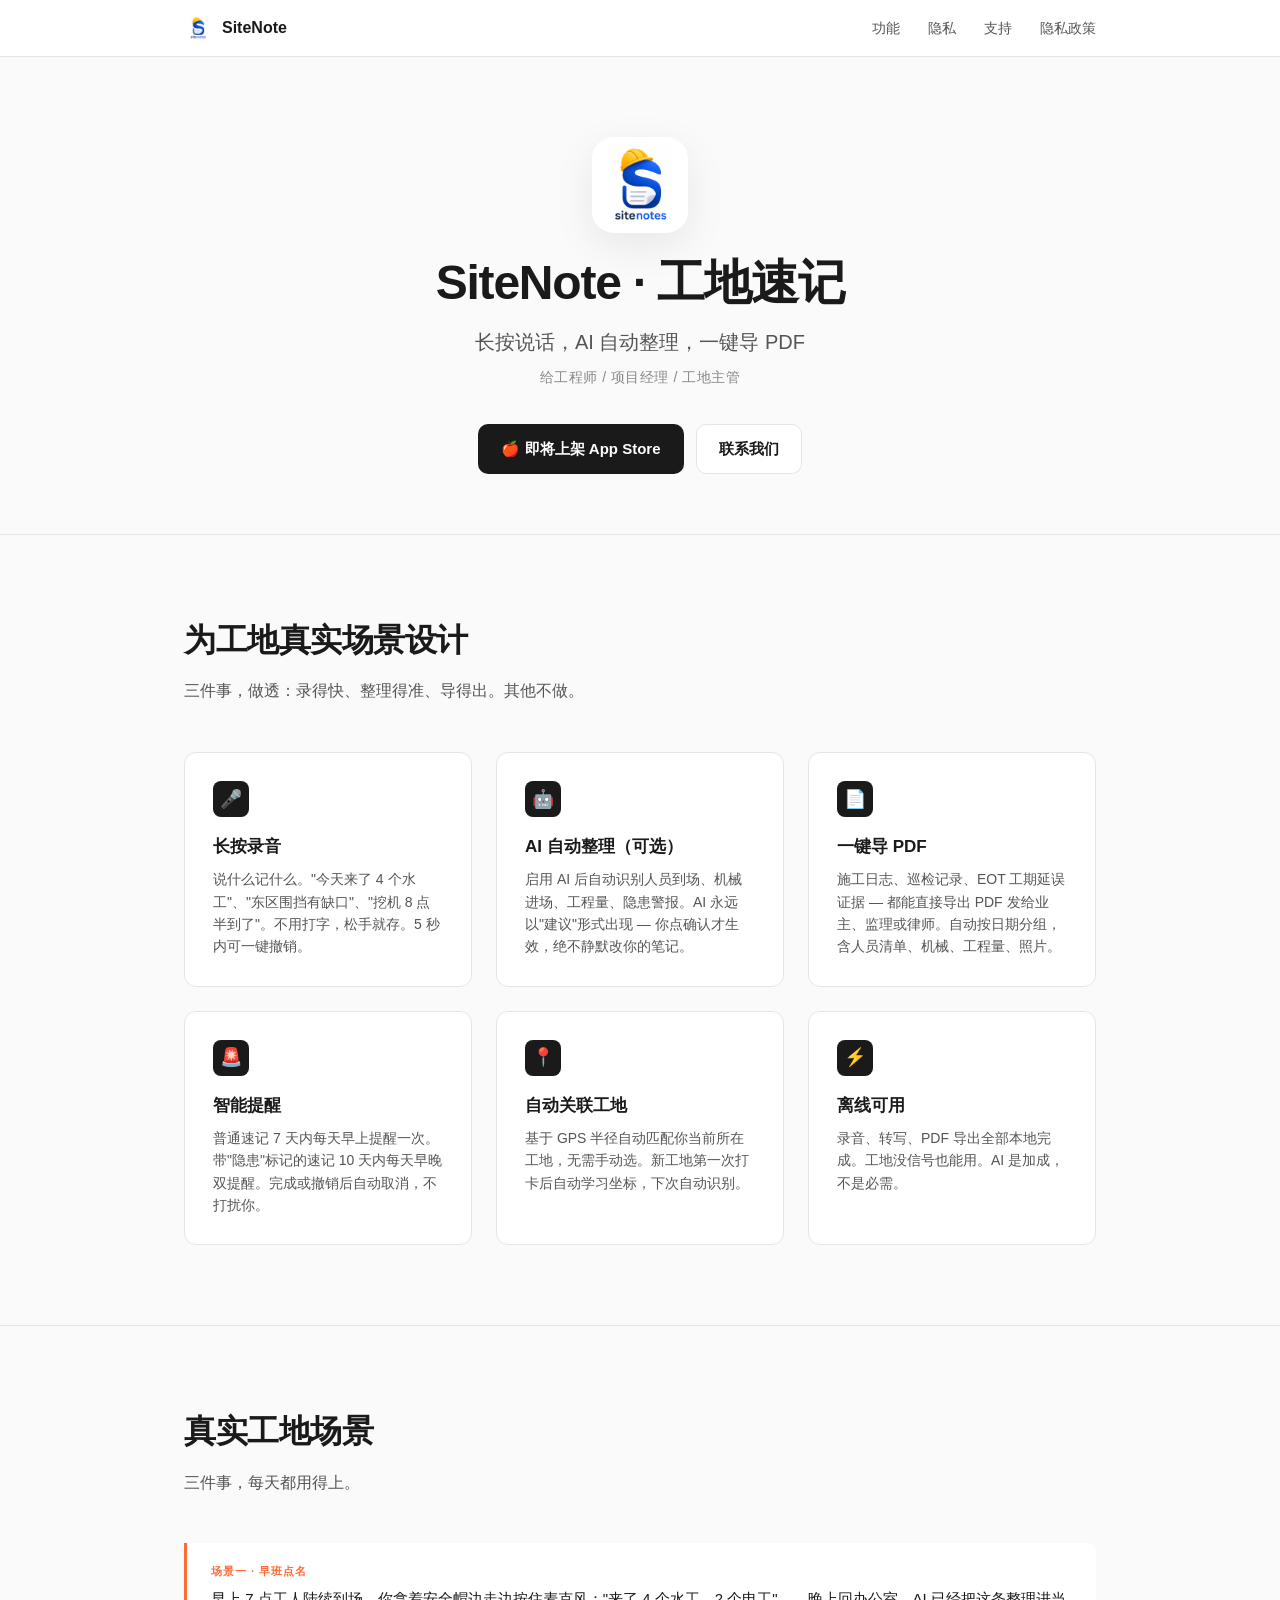
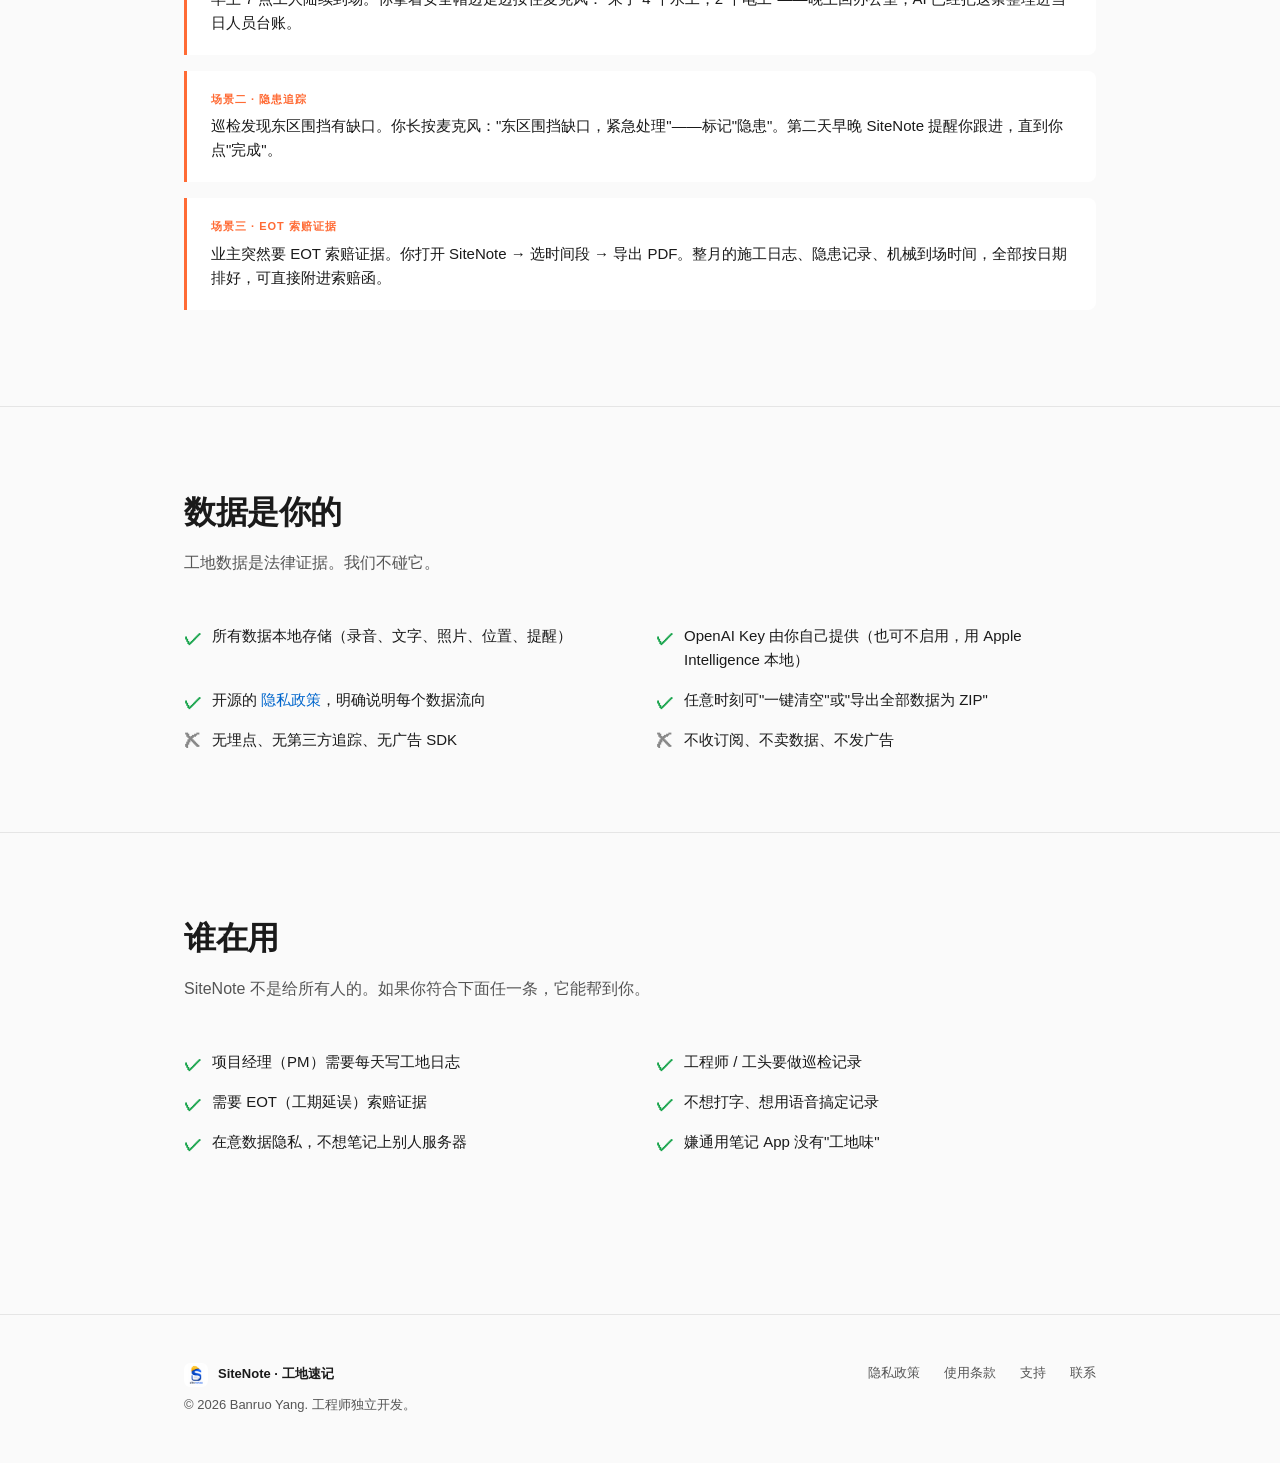
<file: index.html>
<!DOCTYPE html>
<html lang="zh-CN">
<head>
<meta charset="UTF-8">
<meta name="viewport" content="width=device-width, initial-scale=1.0">
<title>SiteNote · 工地速记 | 工程师专用语音笔记 + PDF 导出</title>
<meta name="description" content="给工程师 / 项目经理 / 工地主管用的语音速记 App。长按说话，AI 自动整理人员/机械/工程量，一键导出施工日志 PDF。所有数据存你设备上。">
<meta name="keywords" content="工地, 施工日志, 巡检, 语音笔记, 工程师, EOT, PDF 导出, 工地管理">
<meta name="theme-color" content="#1A1A1A">
<link rel="icon" type="image/png" href="images/icon.png">
<link rel="apple-touch-icon" href="images/icon.png">
<link rel="stylesheet" href="css/style.css">
</head>
<body>

<header class="site-header">
  <div class="container">
    <a href="index.html" class="brand">
      <img src="images/icon.png" alt="SiteNote">
      <span>SiteNote</span>
    </a>
    <nav class="nav">
      <a href="#features">功能</a>
      <a href="#trust">隐私</a>
      <a href="support.html">支持</a>
      <a href="privacy.html">隐私政策</a>
    </nav>
  </div>
</header>

<main>
  <section class="hero">
    <div class="container">
      <img src="images/icon.png" alt="" class="hero-icon">
      <h1>SiteNote · 工地速记</h1>
      <p class="subtitle">长按说话，AI 自动整理，一键导 PDF</p>
      <p class="tagline">给工程师 / 项目经理 / 工地主管</p>
      <div class="cta-row">
        <a href="#" class="btn btn-primary" aria-disabled="true" title="App Store 即将上架">
          🍎 即将上架 App Store
        </a>
        <a href="support.html" class="btn btn-secondary">联系我们</a>
      </div>
    </div>
  </section>

  <section id="features" class="section">
    <div class="container">
      <h2 class="section-title">为工地真实场景设计</h2>
      <p class="section-subtitle">三件事，做透：录得快、整理得准、导得出。其他不做。</p>

      <div class="feature-grid">
        <article class="feature-card">
          <div class="icon">🎤</div>
          <h3>长按录音</h3>
          <p>说什么记什么。"今天来了 4 个水工"、"东区围挡有缺口"、"挖机 8 点半到了"。不用打字，松手就存。5 秒内可一键撤销。</p>
        </article>

        <article class="feature-card">
          <div class="icon">🤖</div>
          <h3>AI 自动整理（可选）</h3>
          <p>启用 AI 后自动识别人员到场、机械进场、工程量、隐患警报。AI 永远以"建议"形式出现 — 你点确认才生效，绝不静默改你的笔记。</p>
        </article>

        <article class="feature-card">
          <div class="icon">📄</div>
          <h3>一键导 PDF</h3>
          <p>施工日志、巡检记录、EOT 工期延误证据 — 都能直接导出 PDF 发给业主、监理或律师。自动按日期分组，含人员清单、机械、工程量、照片。</p>
        </article>

        <article class="feature-card">
          <div class="icon">🚨</div>
          <h3>智能提醒</h3>
          <p>普通速记 7 天内每天早上提醒一次。带"隐患"标记的速记 10 天内每天早晚双提醒。完成或撤销后自动取消，不打扰你。</p>
        </article>

        <article class="feature-card">
          <div class="icon">📍</div>
          <h3>自动关联工地</h3>
          <p>基于 GPS 半径自动匹配你当前所在工地，无需手动选。新工地第一次打卡后自动学习坐标，下次自动识别。</p>
        </article>

        <article class="feature-card">
          <div class="icon">⚡</div>
          <h3>离线可用</h3>
          <p>录音、转写、PDF 导出全部本地完成。工地没信号也能用。AI 是加成，不是必需。</p>
        </article>
      </div>
    </div>
  </section>

  <section class="section">
    <div class="container">
      <h2 class="section-title">真实工地场景</h2>
      <p class="section-subtitle">三件事，每天都用得上。</p>

      <div class="scenario">
        <div class="label">场景一 · 早班点名</div>
        <p>早上 7 点工人陆续到场。你拿着安全帽边走边按住麦克风："来了 4 个水工，2 个电工"——晚上回办公室，AI 已经把这条整理进当日人员台账。</p>
      </div>

      <div class="scenario">
        <div class="label">场景二 · 隐患追踪</div>
        <p>巡检发现东区围挡有缺口。你长按麦克风："东区围挡缺口，紧急处理"——标记"隐患"。第二天早晚 SiteNote 提醒你跟进，直到你点"完成"。</p>
      </div>

      <div class="scenario">
        <div class="label">场景三 · EOT 索赔证据</div>
        <p>业主突然要 EOT 索赔证据。你打开 SiteNote → 选时间段 → 导出 PDF。整月的施工日志、隐患记录、机械到场时间，全部按日期排好，可直接附进索赔函。</p>
      </div>
    </div>
  </section>

  <section id="trust" class="section">
    <div class="container">
      <h2 class="section-title">数据是你的</h2>
      <p class="section-subtitle">工地数据是法律证据。我们不碰它。</p>

      <ul class="trust-list">
        <li>所有数据本地存储（录音、文字、照片、位置、提醒）</li>
        <li>OpenAI Key 由你自己提供（也可不启用，用 Apple Intelligence 本地）</li>
        <li>开源的 <a href="privacy.html">隐私政策</a>，明确说明每个数据流向</li>
        <li>任意时刻可"一键清空"或"导出全部数据为 ZIP"</li>
        <li class="negative">无埋点、无第三方追踪、无广告 SDK</li>
        <li class="negative">不收订阅、不卖数据、不发广告</li>
      </ul>
    </div>
  </section>

  <section class="section">
    <div class="container">
      <h2 class="section-title">谁在用</h2>
      <p class="section-subtitle">SiteNote 不是给所有人的。如果你符合下面任一条，它能帮到你。</p>
      <ul class="trust-list">
        <li>项目经理（PM）需要每天写工地日志</li>
        <li>工程师 / 工头要做巡检记录</li>
        <li>需要 EOT（工期延误）索赔证据</li>
        <li>不想打字、想用语音搞定记录</li>
        <li>在意数据隐私，不想笔记上别人服务器</li>
        <li>嫌通用笔记 App 没有"工地味"</li>
      </ul>
    </div>
  </section>
</main>

<footer class="site-footer">
  <div class="container">
    <div>
      <div class="brand" style="margin-bottom: 8px;">
        <img src="images/icon.png" alt="" style="width: 24px; height: 24px;">
        <span>SiteNote · 工地速记</span>
      </div>
      <div>© 2026 Banruo Yang. 工程师独立开发。</div>
    </div>
    <div class="footer-meta">
      <div class="footer-links">
        <a href="privacy.html">隐私政策</a>
        <a href="terms.html">使用条款</a>
        <a href="support.html">支持</a>
        <a href="mailto:banruostudio@gmail.com">联系</a>
      </div>
    </div>
  </div>
</footer>

</body>
</html>
</file>
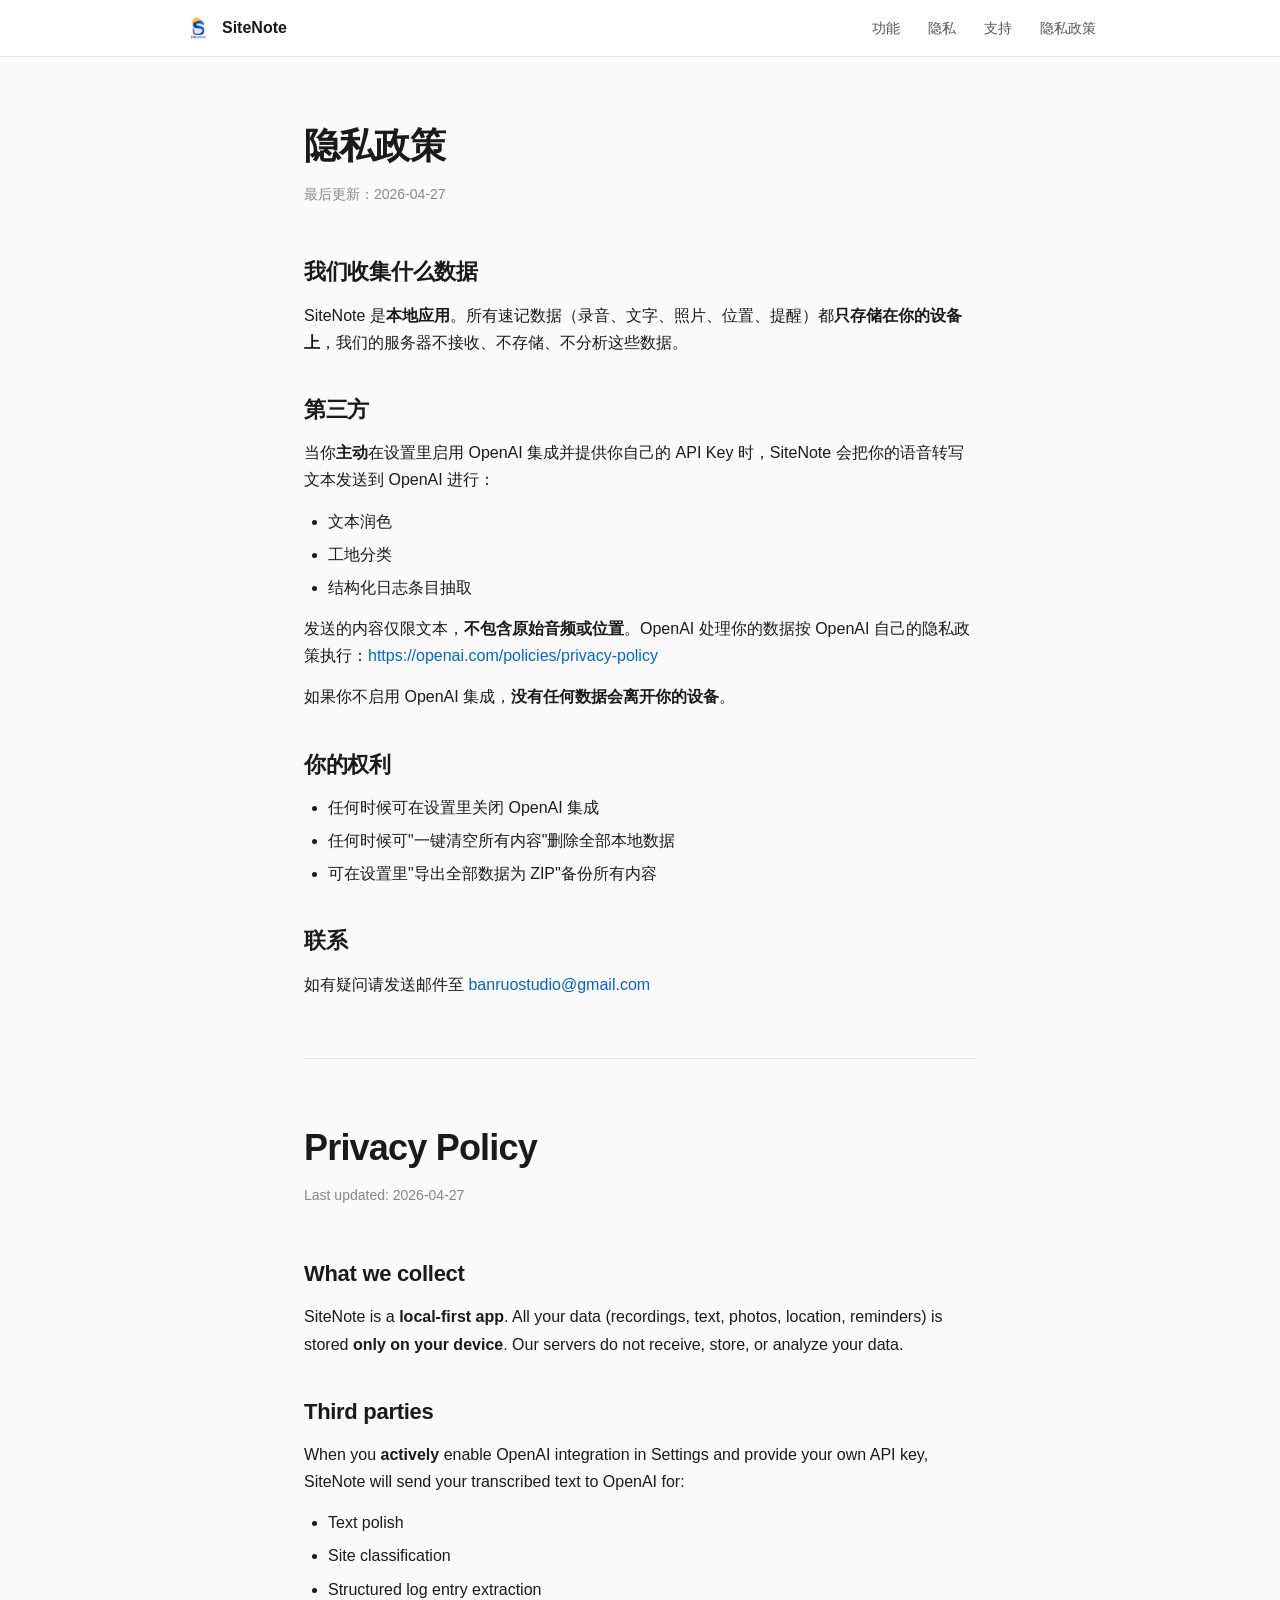
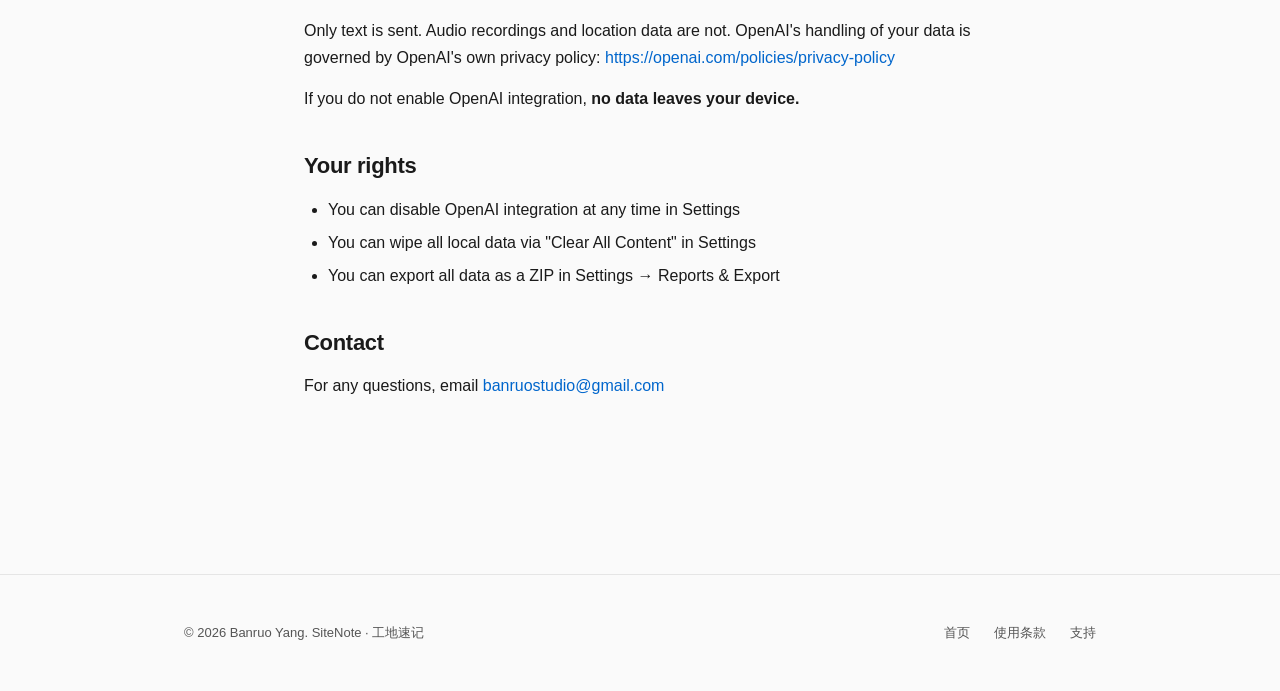
<file: privacy.html>
<!DOCTYPE html>
<html lang="zh-CN">
<head>
<meta charset="UTF-8">
<meta name="viewport" content="width=device-width, initial-scale=1.0">
<title>隐私政策 | SiteNote</title>
<meta name="description" content="SiteNote 隐私政策。所有数据存你设备上。">
<link rel="icon" type="image/png" href="images/icon.png">
<link rel="stylesheet" href="css/style.css">
</head>
<body>

<header class="site-header">
  <div class="container">
    <a href="index.html" class="brand">
      <img src="images/icon.png" alt="SiteNote">
      <span>SiteNote</span>
    </a>
    <nav class="nav">
      <a href="index.html#features">功能</a>
      <a href="index.html#trust">隐私</a>
      <a href="support.html">支持</a>
      <a href="privacy.html">隐私政策</a>
    </nav>
  </div>
</header>

<main class="doc">
  <div class="container-narrow">
    <h1>隐私政策</h1>
    <p class="updated">最后更新：2026-04-27</p>

    <h2>我们收集什么数据</h2>
    <p>SiteNote 是<strong>本地应用</strong>。所有速记数据（录音、文字、照片、位置、提醒）都<strong>只存储在你的设备上</strong>，我们的服务器不接收、不存储、不分析这些数据。</p>

    <h2>第三方</h2>
    <p>当你<strong>主动</strong>在设置里启用 OpenAI 集成并提供你自己的 API Key 时，SiteNote 会把你的语音转写文本发送到 OpenAI 进行：</p>
    <ul>
      <li>文本润色</li>
      <li>工地分类</li>
      <li>结构化日志条目抽取</li>
    </ul>
    <p>发送的内容仅限文本，<strong>不包含原始音频或位置</strong>。OpenAI 处理你的数据按 OpenAI 自己的隐私政策执行：<a href="https://openai.com/policies/privacy-policy" target="_blank" rel="noopener">https://openai.com/policies/privacy-policy</a></p>
    <p>如果你不启用 OpenAI 集成，<strong>没有任何数据会离开你的设备</strong>。</p>

    <h2>你的权利</h2>
    <ul>
      <li>任何时候可在设置里关闭 OpenAI 集成</li>
      <li>任何时候可"一键清空所有内容"删除全部本地数据</li>
      <li>可在设置里"导出全部数据为 ZIP"备份所有内容</li>
    </ul>

    <h2>联系</h2>
    <p>如有疑问请发送邮件至 <a href="mailto:banruostudio@gmail.com">banruostudio@gmail.com</a></p>

    <hr class="lang-divider">

    <h1>Privacy Policy</h1>
    <p class="updated">Last updated: 2026-04-27</p>

    <h2>What we collect</h2>
    <p>SiteNote is a <strong>local-first app</strong>. All your data (recordings, text, photos, location, reminders) is stored <strong>only on your device</strong>. Our servers do not receive, store, or analyze your data.</p>

    <h2>Third parties</h2>
    <p>When you <strong>actively</strong> enable OpenAI integration in Settings and provide your own API key, SiteNote will send your transcribed text to OpenAI for:</p>
    <ul>
      <li>Text polish</li>
      <li>Site classification</li>
      <li>Structured log entry extraction</li>
    </ul>
    <p>Only text is sent. Audio recordings and location data are not. OpenAI's handling of your data is governed by OpenAI's own privacy policy: <a href="https://openai.com/policies/privacy-policy" target="_blank" rel="noopener">https://openai.com/policies/privacy-policy</a></p>
    <p>If you do not enable OpenAI integration, <strong>no data leaves your device.</strong></p>

    <h2>Your rights</h2>
    <ul>
      <li>You can disable OpenAI integration at any time in Settings</li>
      <li>You can wipe all local data via "Clear All Content" in Settings</li>
      <li>You can export all data as a ZIP in Settings → Reports & Export</li>
    </ul>

    <h2>Contact</h2>
    <p>For any questions, email <a href="mailto:banruostudio@gmail.com">banruostudio@gmail.com</a></p>
  </div>
</main>

<footer class="site-footer">
  <div class="container">
    <div>© 2026 Banruo Yang. SiteNote · 工地速记</div>
    <div class="footer-links">
      <a href="index.html">首页</a>
      <a href="terms.html">使用条款</a>
      <a href="support.html">支持</a>
    </div>
  </div>
</footer>

</body>
</html>
</file>
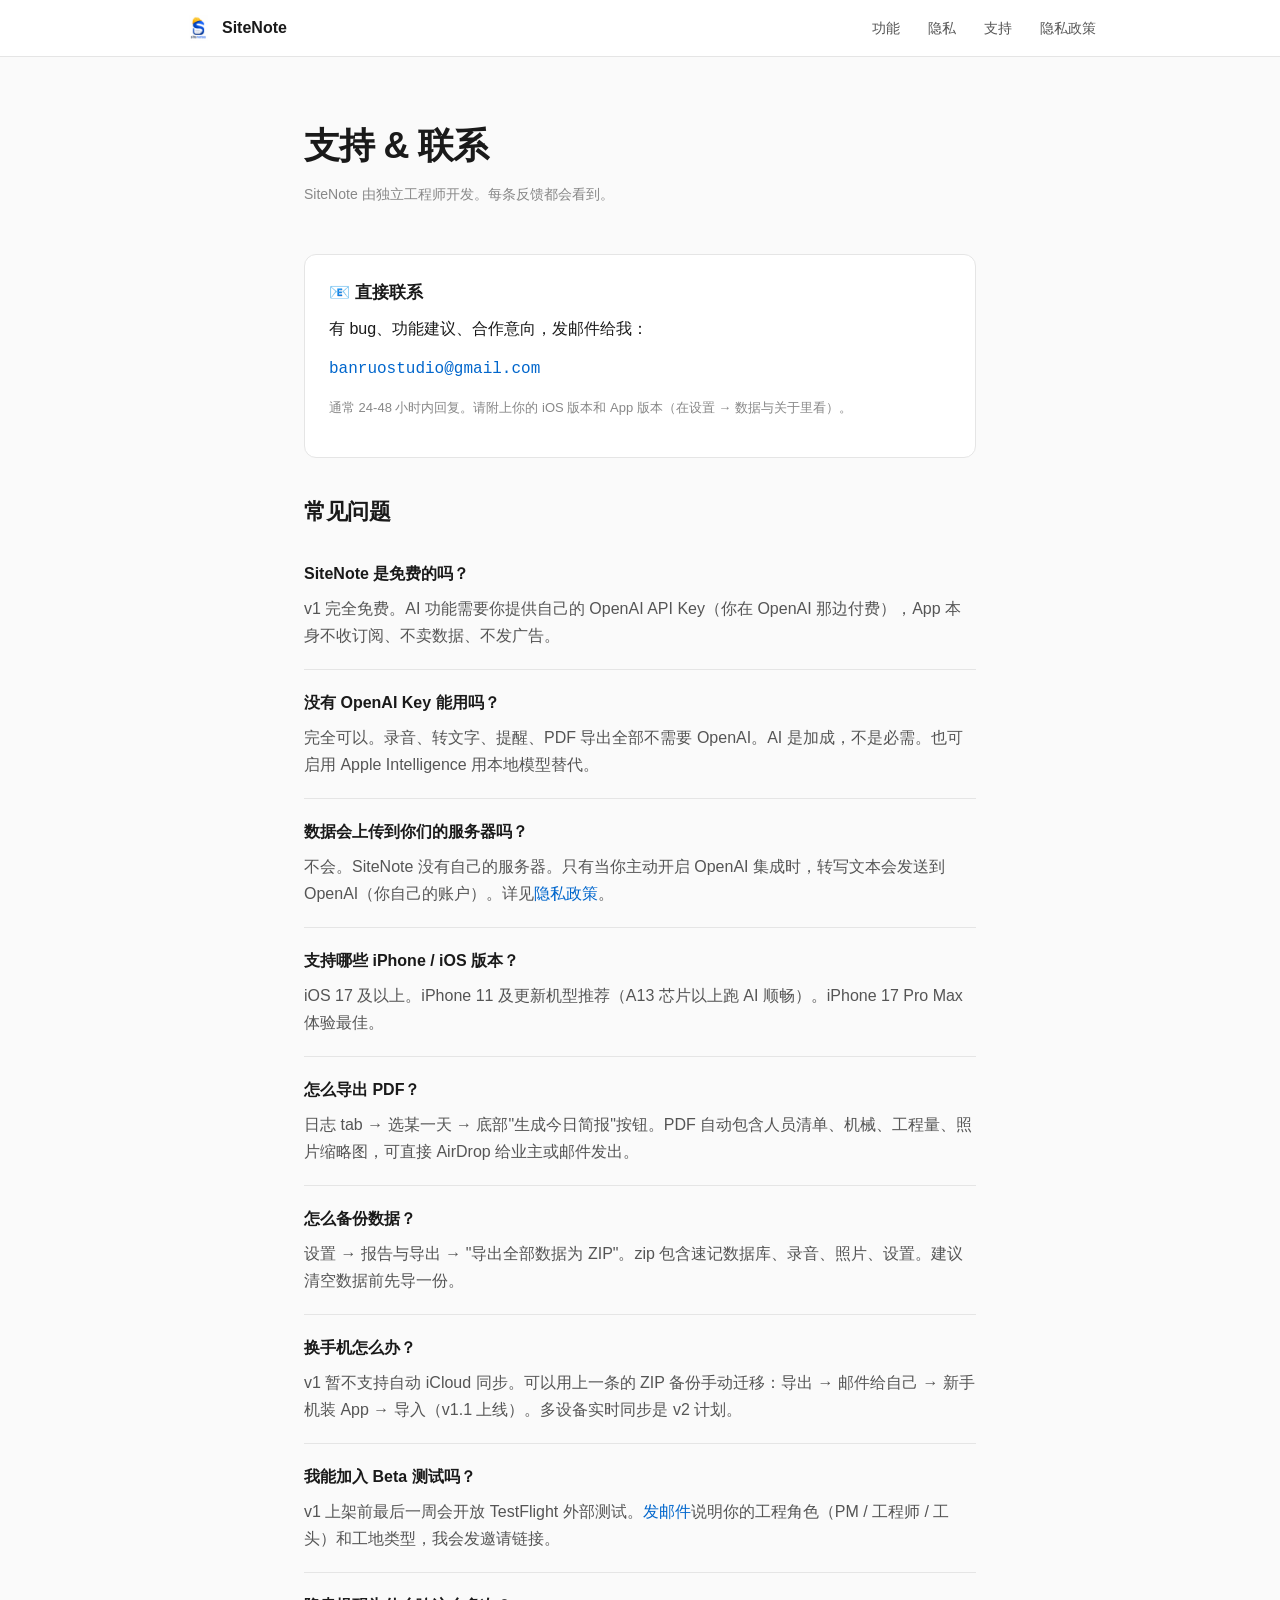
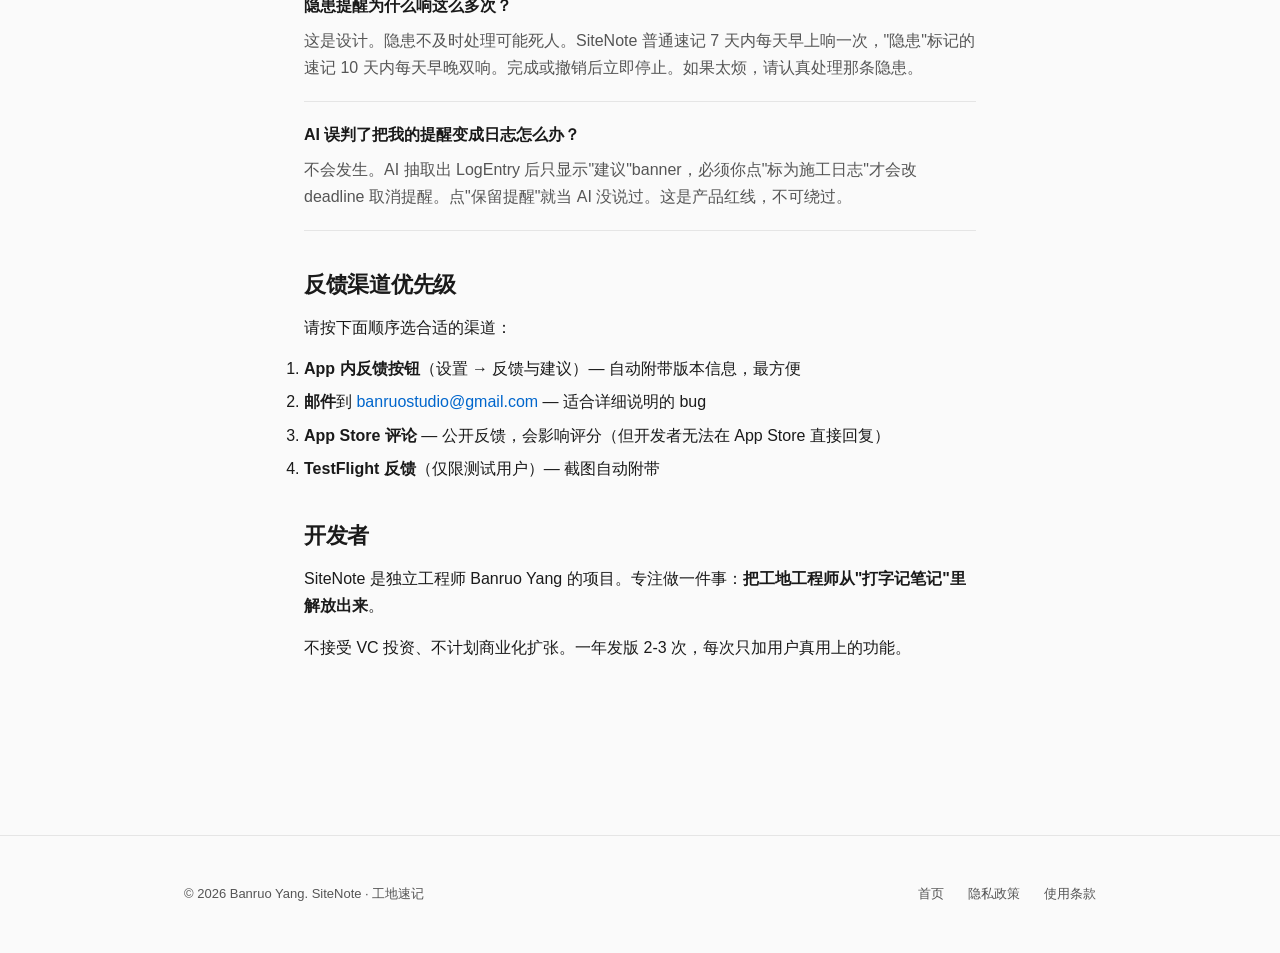
<file: support.html>
<!DOCTYPE html>
<html lang="zh-CN">
<head>
<meta charset="UTF-8">
<meta name="viewport" content="width=device-width, initial-scale=1.0">
<title>支持 & 联系 | SiteNote</title>
<meta name="description" content="SiteNote 用户支持、常见问题、Beta 测试、联系开发者。">
<link rel="icon" type="image/png" href="images/icon.png">
<link rel="stylesheet" href="css/style.css">
</head>
<body>

<header class="site-header">
  <div class="container">
    <a href="index.html" class="brand">
      <img src="images/icon.png" alt="SiteNote">
      <span>SiteNote</span>
    </a>
    <nav class="nav">
      <a href="index.html#features">功能</a>
      <a href="index.html#trust">隐私</a>
      <a href="support.html">支持</a>
      <a href="privacy.html">隐私政策</a>
    </nav>
  </div>
</header>

<main class="doc">
  <div class="container-narrow">
    <h1>支持 & 联系</h1>
    <p class="updated">SiteNote 由独立工程师开发。每条反馈都会看到。</p>

    <div class="contact-block">
      <h3>📧 直接联系</h3>
      <p>有 bug、功能建议、合作意向，发邮件给我：</p>
      <p class="email"><a href="mailto:banruostudio@gmail.com">banruostudio@gmail.com</a></p>
      <p style="font-size: 13px; color: var(--dim); margin-top: 12px;">通常 24-48 小时内回复。请附上你的 iOS 版本和 App 版本（在设置 → 数据与关于里看）。</p>
    </div>

    <h2>常见问题</h2>

    <div class="faq-item">
      <div class="faq-q">SiteNote 是免费的吗？</div>
      <div class="faq-a">v1 完全免费。AI 功能需要你提供自己的 OpenAI API Key（你在 OpenAI 那边付费），App 本身不收订阅、不卖数据、不发广告。</div>
    </div>

    <div class="faq-item">
      <div class="faq-q">没有 OpenAI Key 能用吗？</div>
      <div class="faq-a">完全可以。录音、转文字、提醒、PDF 导出全部不需要 OpenAI。AI 是加成，不是必需。也可启用 Apple Intelligence 用本地模型替代。</div>
    </div>

    <div class="faq-item">
      <div class="faq-q">数据会上传到你们的服务器吗？</div>
      <div class="faq-a">不会。SiteNote 没有自己的服务器。只有当你主动开启 OpenAI 集成时，转写文本会发送到 OpenAI（你自己的账户）。详见<a href="privacy.html">隐私政策</a>。</div>
    </div>

    <div class="faq-item">
      <div class="faq-q">支持哪些 iPhone / iOS 版本？</div>
      <div class="faq-a">iOS 17 及以上。iPhone 11 及更新机型推荐（A13 芯片以上跑 AI 顺畅）。iPhone 17 Pro Max 体验最佳。</div>
    </div>

    <div class="faq-item">
      <div class="faq-q">怎么导出 PDF？</div>
      <div class="faq-a">日志 tab → 选某一天 → 底部"生成今日简报"按钮。PDF 自动包含人员清单、机械、工程量、照片缩略图，可直接 AirDrop 给业主或邮件发出。</div>
    </div>

    <div class="faq-item">
      <div class="faq-q">怎么备份数据？</div>
      <div class="faq-a">设置 → 报告与导出 → "导出全部数据为 ZIP"。zip 包含速记数据库、录音、照片、设置。建议清空数据前先导一份。</div>
    </div>

    <div class="faq-item">
      <div class="faq-q">换手机怎么办？</div>
      <div class="faq-a">v1 暂不支持自动 iCloud 同步。可以用上一条的 ZIP 备份手动迁移：导出 → 邮件给自己 → 新手机装 App → 导入（v1.1 上线）。多设备实时同步是 v2 计划。</div>
    </div>

    <div class="faq-item">
      <div class="faq-q">我能加入 Beta 测试吗？</div>
      <div class="faq-a">v1 上架前最后一周会开放 TestFlight 外部测试。<a href="mailto:banruostudio@gmail.com?subject=SiteNote%20TestFlight%20申请">发邮件</a>说明你的工程角色（PM / 工程师 / 工头）和工地类型，我会发邀请链接。</div>
    </div>

    <div class="faq-item">
      <div class="faq-q">隐患提醒为什么响这么多次？</div>
      <div class="faq-a">这是设计。隐患不及时处理可能死人。SiteNote 普通速记 7 天内每天早上响一次，"隐患"标记的速记 10 天内每天早晚双响。完成或撤销后立即停止。如果太烦，请认真处理那条隐患。</div>
    </div>

    <div class="faq-item">
      <div class="faq-q">AI 误判了把我的提醒变成日志怎么办？</div>
      <div class="faq-a">不会发生。AI 抽取出 LogEntry 后只显示"建议"banner，必须你点"标为施工日志"才会改 deadline 取消提醒。点"保留提醒"就当 AI 没说过。这是产品红线，不可绕过。</div>
    </div>

    <h2>反馈渠道优先级</h2>
    <p>请按下面顺序选合适的渠道：</p>
    <ol>
      <li><strong>App 内反馈按钮</strong>（设置 → 反馈与建议）— 自动附带版本信息，最方便</li>
      <li><strong>邮件</strong>到 <a href="mailto:banruostudio@gmail.com">banruostudio@gmail.com</a> — 适合详细说明的 bug</li>
      <li><strong>App Store 评论</strong> — 公开反馈，会影响评分（但开发者无法在 App Store 直接回复）</li>
      <li><strong>TestFlight 反馈</strong>（仅限测试用户）— 截图自动附带</li>
    </ol>

    <h2>开发者</h2>
    <p>SiteNote 是独立工程师 Banruo Yang 的项目。专注做一件事：<strong>把工地工程师从"打字记笔记"里解放出来</strong>。</p>
    <p>不接受 VC 投资、不计划商业化扩张。一年发版 2-3 次，每次只加用户真用上的功能。</p>
  </div>
</main>

<footer class="site-footer">
  <div class="container">
    <div>© 2026 Banruo Yang. SiteNote · 工地速记</div>
    <div class="footer-links">
      <a href="index.html">首页</a>
      <a href="privacy.html">隐私政策</a>
      <a href="terms.html">使用条款</a>
    </div>
  </div>
</footer>

</body>
</html>
</file>
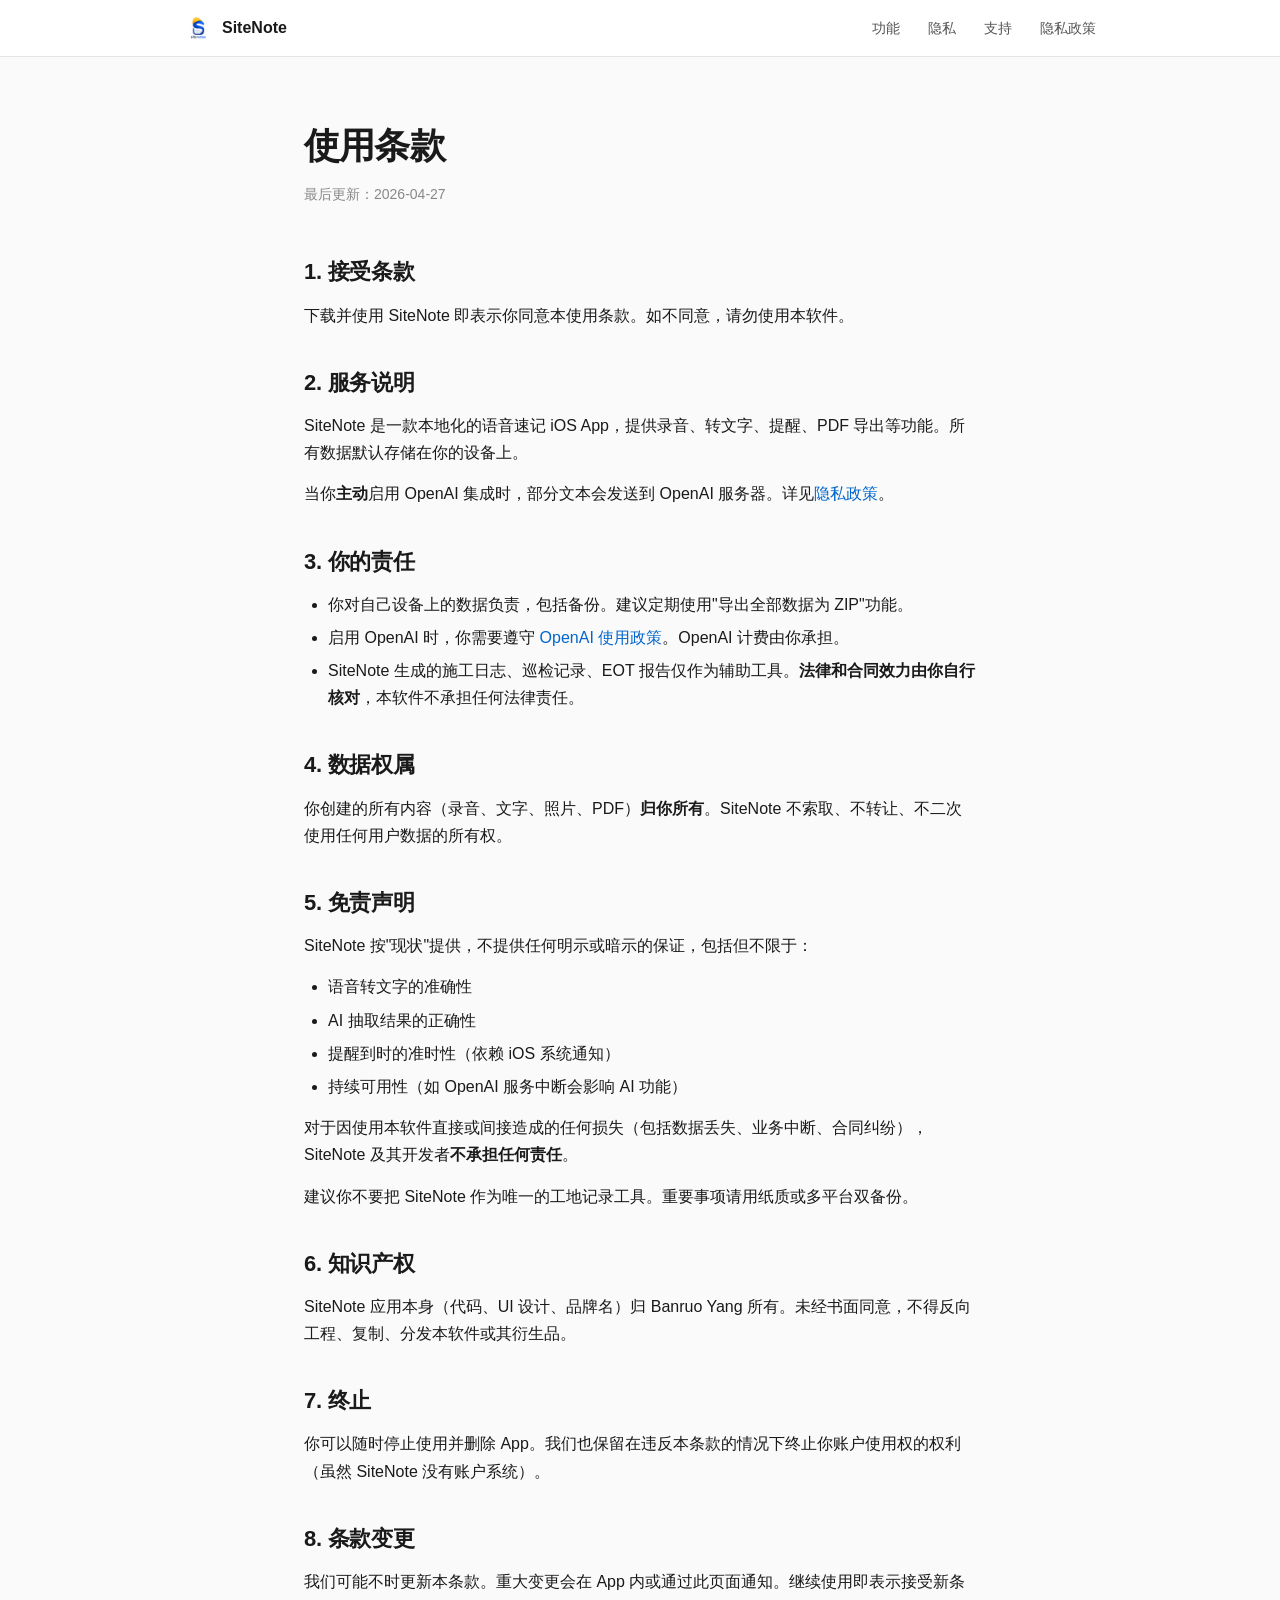
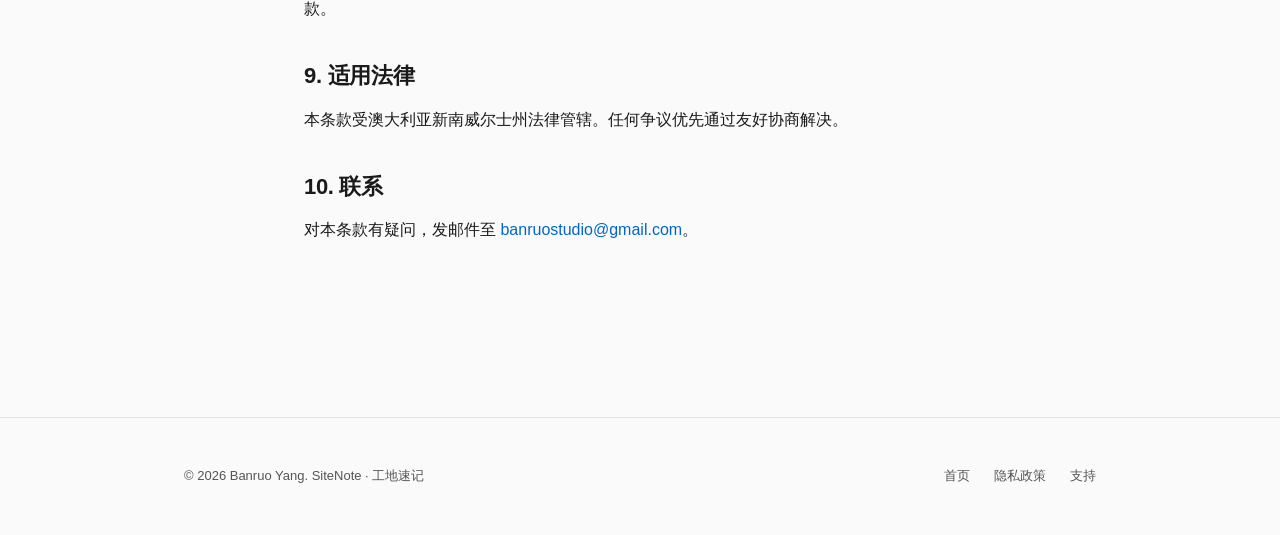
<file: terms.html>
<!DOCTYPE html>
<html lang="zh-CN">
<head>
<meta charset="UTF-8">
<meta name="viewport" content="width=device-width, initial-scale=1.0">
<title>使用条款 | SiteNote</title>
<meta name="description" content="SiteNote 使用条款。">
<link rel="icon" type="image/png" href="images/icon.png">
<link rel="stylesheet" href="css/style.css">
</head>
<body>

<header class="site-header">
  <div class="container">
    <a href="index.html" class="brand">
      <img src="images/icon.png" alt="SiteNote">
      <span>SiteNote</span>
    </a>
    <nav class="nav">
      <a href="index.html#features">功能</a>
      <a href="index.html#trust">隐私</a>
      <a href="support.html">支持</a>
      <a href="privacy.html">隐私政策</a>
    </nav>
  </div>
</header>

<main class="doc">
  <div class="container-narrow">
    <h1>使用条款</h1>
    <p class="updated">最后更新：2026-04-27</p>

    <h2>1. 接受条款</h2>
    <p>下载并使用 SiteNote 即表示你同意本使用条款。如不同意，请勿使用本软件。</p>

    <h2>2. 服务说明</h2>
    <p>SiteNote 是一款本地化的语音速记 iOS App，提供录音、转文字、提醒、PDF 导出等功能。所有数据默认存储在你的设备上。</p>
    <p>当你<strong>主动</strong>启用 OpenAI 集成时，部分文本会发送到 OpenAI 服务器。详见<a href="privacy.html">隐私政策</a>。</p>

    <h2>3. 你的责任</h2>
    <ul>
      <li>你对自己设备上的数据负责，包括备份。建议定期使用"导出全部数据为 ZIP"功能。</li>
      <li>启用 OpenAI 时，你需要遵守 <a href="https://openai.com/policies/usage-policies" target="_blank" rel="noopener">OpenAI 使用政策</a>。OpenAI 计费由你承担。</li>
      <li>SiteNote 生成的施工日志、巡检记录、EOT 报告仅作为辅助工具。<strong>法律和合同效力由你自行核对</strong>，本软件不承担任何法律责任。</li>
    </ul>

    <h2>4. 数据权属</h2>
    <p>你创建的所有内容（录音、文字、照片、PDF）<strong>归你所有</strong>。SiteNote 不索取、不转让、不二次使用任何用户数据的所有权。</p>

    <h2>5. 免责声明</h2>
    <p>SiteNote 按"现状"提供，不提供任何明示或暗示的保证，包括但不限于：</p>
    <ul>
      <li>语音转文字的准确性</li>
      <li>AI 抽取结果的正确性</li>
      <li>提醒到时的准时性（依赖 iOS 系统通知）</li>
      <li>持续可用性（如 OpenAI 服务中断会影响 AI 功能）</li>
    </ul>
    <p>对于因使用本软件直接或间接造成的任何损失（包括数据丢失、业务中断、合同纠纷），SiteNote 及其开发者<strong>不承担任何责任</strong>。</p>
    <p>建议你不要把 SiteNote 作为唯一的工地记录工具。重要事项请用纸质或多平台双备份。</p>

    <h2>6. 知识产权</h2>
    <p>SiteNote 应用本身（代码、UI 设计、品牌名）归 Banruo Yang 所有。未经书面同意，不得反向工程、复制、分发本软件或其衍生品。</p>

    <h2>7. 终止</h2>
    <p>你可以随时停止使用并删除 App。我们也保留在违反本条款的情况下终止你账户使用权的权利（虽然 SiteNote 没有账户系统）。</p>

    <h2>8. 条款变更</h2>
    <p>我们可能不时更新本条款。重大变更会在 App 内或通过此页面通知。继续使用即表示接受新条款。</p>

    <h2>9. 适用法律</h2>
    <p>本条款受澳大利亚新南威尔士州法律管辖。任何争议优先通过友好协商解决。</p>

    <h2>10. 联系</h2>
    <p>对本条款有疑问，发邮件至 <a href="mailto:banruostudio@gmail.com">banruostudio@gmail.com</a>。</p>
  </div>
</main>

<footer class="site-footer">
  <div class="container">
    <div>© 2026 Banruo Yang. SiteNote · 工地速记</div>
    <div class="footer-links">
      <a href="index.html">首页</a>
      <a href="privacy.html">隐私政策</a>
      <a href="support.html">支持</a>
    </div>
  </div>
</footer>

</body>
</html>
</file>
<file: css/style.css>
/* SiteNote 官网 · Industrial 极简风
 * 与 App 内 Ink palette 对齐：黑白 + 工地橙
 * 无第三方依赖、无 JS、纯 HTML+CSS
 */

:root {
  --bg: #FAFAFA;
  --card: #FFFFFF;
  --fg: #1A1A1A;
  --fg-dim: #555;
  --dim: #888;
  --line: #E5E5E5;
  --accent: #FF6B35;
  --accent-blue: #0066CC;
  --green: #16A34A;
  --red: #DC2626;
}

* {
  margin: 0;
  padding: 0;
  box-sizing: border-box;
}

html {
  scroll-behavior: smooth;
}

body {
  font-family: -apple-system, BlinkMacSystemFont, "PingFang SC", "Helvetica Neue", Helvetica, Arial, sans-serif;
  font-size: 16px;
  line-height: 1.6;
  color: var(--fg);
  background: var(--bg);
  -webkit-font-smoothing: antialiased;
  -moz-osx-font-smoothing: grayscale;
}

a {
  color: var(--accent-blue);
  text-decoration: none;
}

a:hover {
  text-decoration: underline;
}

img {
  max-width: 100%;
  height: auto;
  display: block;
}

/* ============ Layout ============ */

.container {
  max-width: 960px;
  margin: 0 auto;
  padding: 0 24px;
}

.container-narrow {
  max-width: 720px;
  margin: 0 auto;
  padding: 0 24px;
}

/* ============ Header ============ */

.site-header {
  border-bottom: 1px solid var(--line);
  background: var(--card);
  position: sticky;
  top: 0;
  z-index: 100;
  backdrop-filter: blur(20px);
  background: rgba(255, 255, 255, 0.95);
}

.site-header .container {
  display: flex;
  align-items: center;
  justify-content: space-between;
  height: 56px;
}

.brand {
  display: flex;
  align-items: center;
  gap: 10px;
  font-weight: 600;
  color: var(--fg);
}

.brand img {
  width: 28px;
  height: 28px;
  border-radius: 6px;
}

.nav {
  display: flex;
  gap: 28px;
  font-size: 14px;
}

.nav a {
  color: var(--fg-dim);
  font-weight: 500;
}

.nav a:hover {
  color: var(--fg);
  text-decoration: none;
}

/* ============ Hero ============ */

.hero {
  padding: 80px 0 60px;
  text-align: center;
}

.hero-icon {
  width: 96px;
  height: 96px;
  border-radius: 22px;
  margin: 0 auto 24px;
  box-shadow: 0 12px 40px rgba(0, 0, 0, 0.08);
}

.hero h1 {
  font-size: 48px;
  font-weight: 700;
  letter-spacing: -1.2px;
  margin-bottom: 16px;
  line-height: 1.1;
}

.hero .subtitle {
  font-size: 20px;
  color: var(--fg-dim);
  margin-bottom: 8px;
  font-weight: 400;
}

.hero .tagline {
  font-size: 14px;
  color: var(--dim);
  margin-bottom: 36px;
  letter-spacing: 0.5px;
}

.cta-row {
  display: flex;
  gap: 12px;
  justify-content: center;
  flex-wrap: wrap;
}

.btn {
  display: inline-flex;
  align-items: center;
  gap: 6px;
  padding: 12px 22px;
  border-radius: 10px;
  font-size: 15px;
  font-weight: 600;
  text-decoration: none;
  transition: all 0.15s;
  border: 1px solid transparent;
}

.btn-primary {
  background: var(--fg);
  color: var(--card);
}

.btn-primary:hover {
  background: #000;
  text-decoration: none;
}

.btn-secondary {
  background: var(--card);
  color: var(--fg);
  border-color: var(--line);
}

.btn-secondary:hover {
  background: #F5F5F5;
  text-decoration: none;
}

/* ============ Sections ============ */

.section {
  padding: 80px 0;
  border-top: 1px solid var(--line);
}

.section-title {
  font-size: 32px;
  font-weight: 700;
  letter-spacing: -0.5px;
  margin-bottom: 12px;
}

.section-subtitle {
  font-size: 16px;
  color: var(--fg-dim);
  margin-bottom: 48px;
  max-width: 560px;
}

/* ============ Feature Grid ============ */

.feature-grid {
  display: grid;
  grid-template-columns: repeat(3, 1fr);
  gap: 24px;
}

.feature-card {
  background: var(--card);
  border: 1px solid var(--line);
  border-radius: 12px;
  padding: 28px;
}

.feature-card .icon {
  width: 36px;
  height: 36px;
  background: var(--fg);
  color: var(--card);
  border-radius: 8px;
  display: flex;
  align-items: center;
  justify-content: center;
  font-size: 18px;
  margin-bottom: 16px;
}

.feature-card h3 {
  font-size: 17px;
  font-weight: 600;
  margin-bottom: 8px;
}

.feature-card p {
  font-size: 14px;
  color: var(--fg-dim);
  line-height: 1.6;
}

/* ============ Trust Section ============ */

.trust-list {
  display: grid;
  grid-template-columns: repeat(2, 1fr);
  gap: 16px 32px;
  list-style: none;
  margin-top: 32px;
}

.trust-list li {
  font-size: 15px;
  padding-left: 28px;
  position: relative;
  color: var(--fg);
}

.trust-list li::before {
  content: "✓";
  position: absolute;
  left: 0;
  top: 0;
  color: var(--green);
  font-weight: 700;
  font-size: 18px;
}

.trust-list .negative::before {
  content: "✗";
  color: var(--dim);
}

/* ============ Scenarios ============ */

.scenario {
  background: var(--card);
  border-left: 3px solid var(--accent);
  padding: 20px 24px;
  margin-bottom: 16px;
  border-radius: 0 8px 8px 0;
}

.scenario .label {
  font-size: 11px;
  font-weight: 700;
  letter-spacing: 1px;
  text-transform: uppercase;
  color: var(--accent);
  margin-bottom: 6px;
}

.scenario p {
  font-size: 15px;
  color: var(--fg);
  line-height: 1.6;
}

/* ============ Footer ============ */

.site-footer {
  border-top: 1px solid var(--line);
  padding: 48px 0;
  margin-top: 80px;
  font-size: 13px;
  color: var(--fg-dim);
}

.site-footer .container {
  display: flex;
  justify-content: space-between;
  flex-wrap: wrap;
  gap: 24px;
}

.footer-links {
  display: flex;
  gap: 24px;
}

.footer-links a {
  color: var(--fg-dim);
}

.footer-meta {
  text-align: right;
}

/* ============ Document pages (privacy / terms / support) ============ */

.doc {
  padding: 60px 0 80px;
}

.doc h1 {
  font-size: 36px;
  font-weight: 700;
  letter-spacing: -0.8px;
  margin-bottom: 8px;
}

.doc .updated {
  color: var(--dim);
  font-size: 14px;
  margin-bottom: 48px;
}

.doc h2 {
  font-size: 22px;
  font-weight: 600;
  margin: 36px 0 12px;
  letter-spacing: -0.3px;
}

.doc h3 {
  font-size: 17px;
  font-weight: 600;
  margin: 24px 0 8px;
}

.doc p {
  margin-bottom: 14px;
  line-height: 1.7;
}

.doc ul {
  padding-left: 24px;
  margin-bottom: 14px;
}

.doc li {
  margin-bottom: 6px;
  line-height: 1.7;
}

.doc strong {
  font-weight: 600;
}

.doc .lang-divider {
  border: 0;
  height: 1px;
  background: var(--line);
  margin: 60px 0;
}

.doc .faq-item {
  border-bottom: 1px solid var(--line);
  padding: 20px 0;
}

.doc .faq-item:last-child {
  border-bottom: 0;
}

.doc .faq-q {
  font-weight: 600;
  margin-bottom: 8px;
}

.doc .faq-a {
  color: var(--fg-dim);
  line-height: 1.7;
}

.contact-block {
  background: var(--card);
  border: 1px solid var(--line);
  border-radius: 12px;
  padding: 24px;
  margin: 32px 0;
}

.contact-block h3 {
  margin-top: 0;
}

.contact-block .email {
  font-family: ui-monospace, SFMono-Regular, "SF Mono", monospace;
  font-size: 16px;
}

/* ============ Responsive ============ */

@media (max-width: 720px) {
  .hero {
    padding: 60px 0 40px;
  }

  .hero h1 {
    font-size: 36px;
  }

  .hero .subtitle {
    font-size: 17px;
  }

  .nav {
    gap: 16px;
    font-size: 13px;
  }

  .section {
    padding: 60px 0;
  }

  .section-title {
    font-size: 26px;
  }

  .feature-grid {
    grid-template-columns: 1fr;
  }

  .trust-list {
    grid-template-columns: 1fr;
  }

  .doc h1 {
    font-size: 28px;
  }

  .site-footer .container {
    flex-direction: column;
    align-items: flex-start;
  }

  .footer-meta {
    text-align: left;
  }
}
</file>
